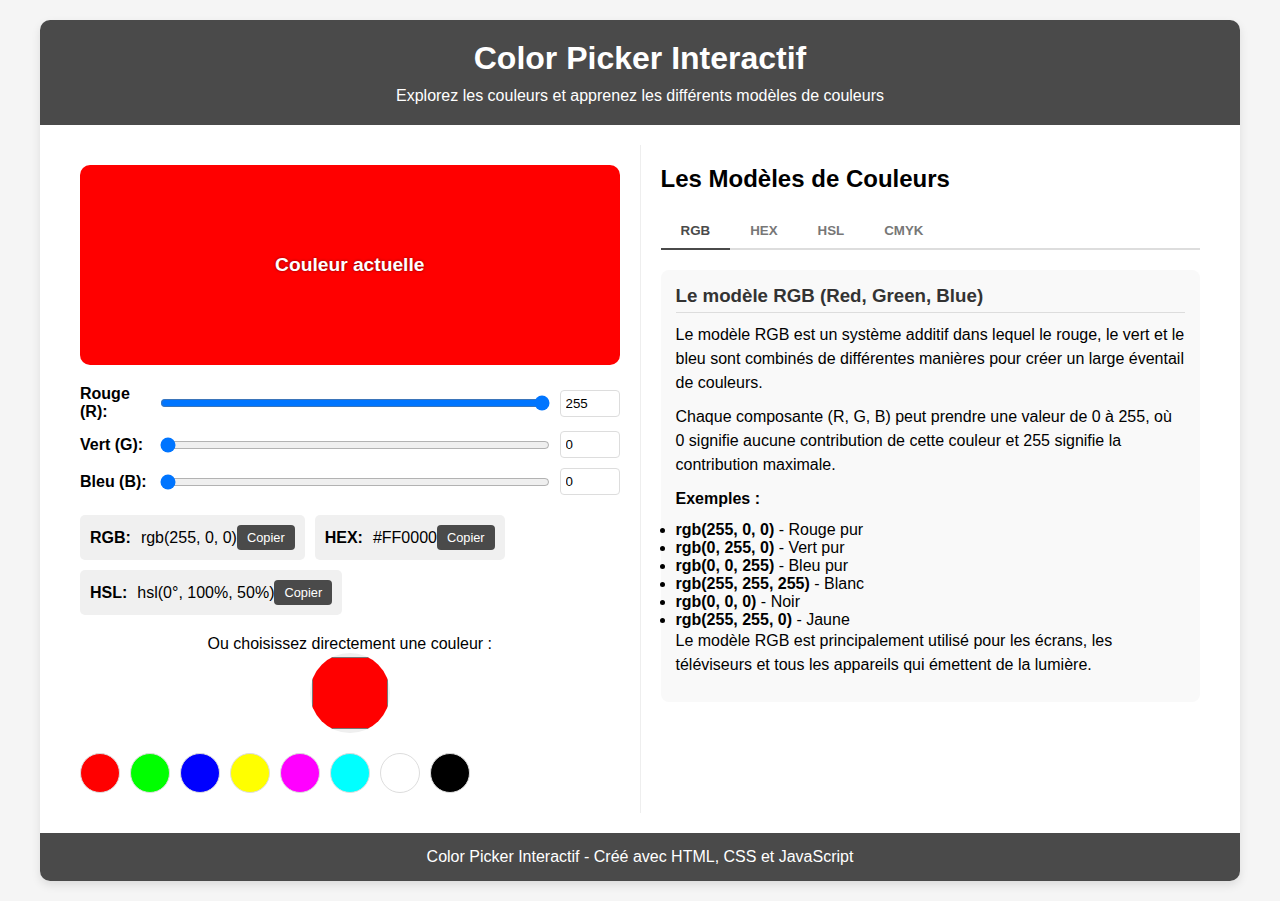
<file: index.html>
<!DOCTYPE html>
<html lang="fr">
<head>
    <meta charset="UTF-8">
    <meta name="viewport" content="width=device-width, initial-scale=1.0">
    <title>Color Picker Interactif Version GitHub</title>
    <style>
        * {
            margin: 0;
            padding: 0;
            box-sizing: border-box;
            font-family: 'Segoe UI', Tahoma, Geneva, Verdana, sans-serif;
        }
        
        body {
            min-height: 100vh;
            background-color: #f5f5f5;
            padding: 20px;
        }
        
        .container {
            max-width: 1200px;
            margin: 0 auto;
            background-color: white;
            border-radius: 10px;
            box-shadow: 0 4px 10px rgba(0, 0, 0, 0.1);
            overflow: hidden;
        }
        
        header {
            background-color: #4a4a4a;
            color: white;
            padding: 20px;
            text-align: center;
        }
        
        h1 {
            margin-bottom: 10px;
        }
        
        .main-content {
            display: flex;
            flex-direction: column;
            padding: 20px;
        }
        
        @media (min-width: 768px) {
            .main-content {
                flex-direction: row;
            }
        }
        
        .color-picker-section {
            flex: 1;
            padding: 20px;
            border-right: 1px solid #eee;
        }
        
        .color-info-section {
            flex: 1;
            padding: 20px;
        }
        
        .color-display {
            width: 100%;
            height: 200px;
            border-radius: 10px;
            margin-bottom: 20px;
            display: flex;
            justify-content: center;
            align-items: center;
            color: white;
            font-weight: bold;
            font-size: 1.2rem;
            text-shadow: 0 0 3px rgba(0, 0, 0, 0.5);
            transition: background-color 0.3s;
        }
        
        .color-input-container {
            margin-bottom: 20px;
        }
        
        .color-input-row {
            display: flex;
            align-items: center;
            margin-bottom: 10px;
        }
        
        .color-input-row label {
            width: 80px;
            font-weight: bold;
        }
        
        .color-input-row input[type="range"] {
            flex: 1;
            margin-right: 10px;
        }
        
        .color-input-row input[type="number"] {
            width: 60px;
            padding: 5px;
            border: 1px solid #ddd;
            border-radius: 4px;
        }
        
        .color-values {
            display: flex;
            flex-wrap: wrap;
            gap: 10px;
            margin-bottom: 20px;
        }
        
        .color-value {
            background-color: #f0f0f0;
            padding: 10px;
            border-radius: 5px;
            display: flex;
            align-items: center;
        }
        
        .color-value-text {
            font-weight: bold;
            margin-right: 10px;
        }
        
        .copy-btn {
            background-color: #4a4a4a;
            color: white;
            border: none;
            border-radius: 4px;
            padding: 5px 10px;
            cursor: pointer;
            font-size: 0.8rem;
            transition: background-color 0.2s;
        }
        
        .copy-btn:hover {
            background-color: #333;
        }
        
        .color-picker-direct {
            margin-top: 20px;
            text-align: center;
        }
        
        .color-picker-direct input[type="color"] {
            width: 80px;
            height: 80px;
            border: none;
            border-radius: 50%;
            cursor: pointer;
        }
        
        .model-section {
            margin-bottom: 30px;
            padding: 15px;
            border-radius: 8px;
            background-color: #f9f9f9;
        }
        
        .model-section h3 {
            margin-bottom: 10px;
            color: #333;
            border-bottom: 1px solid #ddd;
            padding-bottom: 5px;
        }
        
        .model-section p {
            margin-bottom: 10px;
            line-height: 1.5;
        }
        
        .predefined-colors {
            display: flex;
            flex-wrap: wrap;
            gap: 10px;
            margin-top: 20px;
        }
        
        .predefined-color {
            width: 40px;
            height: 40px;
            border-radius: 50%;
            cursor: pointer;
            border: 1px solid #ddd;
            transition: transform 0.2s;
        }
        
        .predefined-color:hover {
            transform: scale(1.1);
        }
        
        .tab-container {
            margin-top: 20px;
        }
        
        .tab-buttons {
            display: flex;
            border-bottom: 2px solid #ddd;
        }
        
        .tab-button {
            padding: 10px 20px;
            background: none;
            border: none;
            cursor: pointer;
            font-weight: bold;
            color: #777;
        }
        
        .tab-button.active {
            color: #4a4a4a;
            border-bottom: 2px solid #4a4a4a;
            margin-bottom: -2px;
        }
        
        .tab-content {
            padding: 20px 0;
        }
        
        .tab-pane {
            display: none;
        }
        
        .tab-pane.active {
            display: block;
        }
        
        footer {
            background-color: #4a4a4a;
            color: white;
            text-align: center;
            padding: 15px;
        }
    </style>
</head>
<body>
    <div class="container">
        <header>
            <h1>Color Picker Interactif</h1>
            <p>Explorez les couleurs et apprenez les différents modèles de couleurs</p>
        </header>
        
        <div class="main-content">
            <div class="color-picker-section">
                <div class="color-display" id="colorDisplay">
                    Couleur actuelle
                </div>
                
                <div class="color-input-container">
                    <div class="color-input-row">
                        <label for="redRange">Rouge (R):</label>
                        <input type="range" id="redRange" min="0" max="255" value="255">
                        <input type="number" id="redValue" min="0" max="255" value="255">
                    </div>
                    
                    <div class="color-input-row">
                        <label for="greenRange">Vert (G):</label>
                        <input type="range" id="greenRange" min="0" max="255" value="0">
                        <input type="number" id="greenValue" min="0" max="255" value="0">
                    </div>
                    
                    <div class="color-input-row">
                        <label for="blueRange">Bleu (B):</label>
                        <input type="range" id="blueRange" min="0" max="255" value="0">
                        <input type="number" id="blueValue" min="0" max="255" value="0">
                    </div>
                </div>
                
                <div class="color-values">
                    <div class="color-value">
                        <span class="color-value-text">RGB:</span>
                        <span id="rgbValue">rgb(255, 0, 0)</span>
                        <button class="copy-btn" data-value="rgb">Copier</button>
                    </div>
                    
                    <div class="color-value">
                        <span class="color-value-text">HEX:</span>
                        <span id="hexValue">#FF0000</span>
                        <button class="copy-btn" data-value="hex">Copier</button>
                    </div>
                    
                    <div class="color-value">
                        <span class="color-value-text">HSL:</span>
                        <span id="hslValue">hsl(0, 100%, 50%)</span>
                        <button class="copy-btn" data-value="hsl">Copier</button>
                    </div>
                </div>
                
                <div class="color-picker-direct">
                    <p>Ou choisissez directement une couleur :</p>
                    <input type="color" id="colorPicker" value="#ff0000">
                </div>
                
                <div class="predefined-colors">
                    <div class="predefined-color" style="background-color: #ff0000;" data-color="#ff0000" title="Rouge"></div>
                    <div class="predefined-color" style="background-color: #00ff00;" data-color="#00ff00" title="Vert"></div>
                    <div class="predefined-color" style="background-color: #0000ff;" data-color="#0000ff" title="Bleu"></div>
                    <div class="predefined-color" style="background-color: #ffff00;" data-color="#ffff00" title="Jaune"></div>
                    <div class="predefined-color" style="background-color: #ff00ff;" data-color="#ff00ff" title="Magenta"></div>
                    <div class="predefined-color" style="background-color: #00ffff;" data-color="#00ffff" title="Cyan"></div>
                    <div class="predefined-color" style="background-color: #ffffff;" data-color="#ffffff" title="Blanc"></div>
                    <div class="predefined-color" style="background-color: #000000;" data-color="#000000" title="Noir"></div>
                </div>
            </div>
            
            <div class="color-info-section">
                <h2>Les Modèles de Couleurs</h2>
                
                <div class="tab-container">
                    <div class="tab-buttons">
                        <button class="tab-button active" data-tab="rgb">RGB</button>
                        <button class="tab-button" data-tab="hex">HEX</button>
                        <button class="tab-button" data-tab="hsl">HSL</button>
                        <button class="tab-button" data-tab="cmyk">CMYK</button>
                    </div>
                    
                    <div class="tab-content">
                        <div class="tab-pane active" id="rgb-tab">
                            <div class="model-section">
                                <h3>Le modèle RGB (Red, Green, Blue)</h3>
                                <p>Le modèle RGB est un système additif dans lequel le rouge, le vert et le bleu sont combinés de différentes manières pour créer un large éventail de couleurs.</p>
                                <p>Chaque composante (R, G, B) peut prendre une valeur de 0 à 255, où 0 signifie aucune contribution de cette couleur et 255 signifie la contribution maximale.</p>
                                <p><strong>Exemples :</strong></p>
                                <ul>
                                    <li><strong>rgb(255, 0, 0)</strong> - Rouge pur</li>
                                    <li><strong>rgb(0, 255, 0)</strong> - Vert pur</li>
                                    <li><strong>rgb(0, 0, 255)</strong> - Bleu pur</li>
                                    <li><strong>rgb(255, 255, 255)</strong> - Blanc</li>
                                    <li><strong>rgb(0, 0, 0)</strong> - Noir</li>
                                    <li><strong>rgb(255, 255, 0)</strong> - Jaune</li>
                                </ul>
                                <p>Le modèle RGB est principalement utilisé pour les écrans, les téléviseurs et tous les appareils qui émettent de la lumière.</p>
                            </div>
                        </div>
                        
                        <div class="tab-pane" id="hex-tab">
                            <div class="model-section">
                                <h3>Le modèle HEX (Hexadécimal)</h3>
                                <p>Le modèle HEX est une représentation des couleurs RGB en notation hexadécimale (base 16).</p>
                                <p>Un code couleur HEX commence par un dièse (#) suivi de 6 chiffres hexadécimaux, où :</p>
                                <ul>
                                    <li>Les deux premiers chiffres représentent le rouge (00-FF)</li>
                                    <li>Les deux chiffres du milieu représentent le vert (00-FF)</li>
                                    <li>Les deux derniers chiffres représentent le bleu (00-FF)</li>
                                </ul>
                                <p><strong>Exemples :</strong></p>
                                <ul>
                                    <li><strong>#FF0000</strong> - Rouge pur (255, 0, 0 en RGB)</li>
                                    <li><strong>#00FF00</strong> - Vert pur (0, 255, 0 en RGB)</li>
                                    <li><strong>#0000FF</strong> - Bleu pur (0, 0, 255 en RGB)</li>
                                    <li><strong>#FFFFFF</strong> - Blanc (255, 255, 255 en RGB)</li>
                                    <li><strong>#000000</strong> - Noir (0, 0, 0 en RGB)</li>
                                </ul>
                                <p>Le code HEX est largement utilisé en développement web (CSS, HTML) pour spécifier les couleurs.</p>
                            </div>
                        </div>
                        
                        <div class="tab-pane" id="hsl-tab">
                            <div class="model-section">
                                <h3>Le modèle HSL (Hue, Saturation, Lightness)</h3>
                                <p>Le modèle HSL est une représentation plus intuitive des couleurs, basée sur :</p>
                                <ul>
                                    <li><strong>Teinte (Hue)</strong> : la couleur pure, exprimée en degrés de 0° à 360° sur le cercle chromatique (0° ou 360° = rouge, 120° = vert, 240° = bleu)</li>
                                    <li><strong>Saturation</strong> : l'intensité ou pureté de la couleur, exprimée en pourcentage (0% = gris, 100% = couleur pure)</li>
                                    <li><strong>Luminosité (Lightness)</strong> : la luminosité de la couleur, exprimée en pourcentage (0% = noir, 100% = blanc, 50% = couleur normale)</li>
                                </ul>
                                <p><strong>Exemples :</strong></p>
                                <ul>
                                    <li><strong>hsl(0, 100%, 50%)</strong> - Rouge</li>
                                    <li><strong>hsl(120, 100%, 50%)</strong> - Vert</li>
                                    <li><strong>hsl(240, 100%, 50%)</strong> - Bleu</li>
                                    <li><strong>hsl(0, 0%, 100%)</strong> - Blanc</li>
                                    <li><strong>hsl(0, 0%, 0%)</strong> - Noir</li>
                                </ul>
                                <p>Le modèle HSL est particulièrement utile lorsqu'on souhaite ajuster facilement la luminosité ou la saturation d'une couleur sans changer sa teinte.</p>
                            </div>
                        </div>
                        
                        <div class="tab-pane" id="cmyk-tab">
                            <div class="model-section">
                                <h3>Le modèle CMYK (Cyan, Magenta, Yellow, Key/Black)</h3>
                                <p>Le modèle CMYK est un système soustractif utilisé principalement pour l'impression.</p>
                                <p>Contrairement au RGB qui ajoute de la lumière, le CMYK fonctionne en absorbant (soustrayant) la lumière :</p>
                                <ul>
                                    <li><strong>Cyan (C)</strong> : absorbe la couleur rouge</li>
                                    <li><strong>Magenta (M)</strong> : absorbe la couleur verte</li>
                                    <li><strong>Jaune (Y)</strong> : absorbe la couleur bleue</li>
                                    <li><strong>Noir (K)</strong> : utilisé pour améliorer la profondeur des ombres et économiser de l'encre</li>
                                </ul>
                                <p>Chaque composante est exprimée en pourcentage de 0% à 100%.</p>
                                <p><strong>Exemples :</strong></p>
                                <ul>
                                    <li><strong>cmyk(0%, 100%, 100%, 0%)</strong> - Rouge</li>
                                    <li><strong>cmyk(100%, 0%, 100%, 0%)</strong> - Vert</li>
                                    <li><strong>cmyk(100%, 100%, 0%, 0%)</strong> - Bleu</li>
                                    <li><strong>cmyk(0%, 0%, 0%, 0%)</strong> - Blanc (pas d'encre)</li>
                                    <li><strong>cmyk(0%, 0%, 0%, 100%)</strong> - Noir</li>
                                </ul>
                                <p>Le CMYK est principalement utilisé dans l'industrie de l'impression pour les magazines, affiches, brochures, etc.</p>
                            </div>
                        </div>
                    </div>
                </div>
            </div>
        </div>
        
        <footer>
            <p>Color Picker Interactif - Créé avec HTML, CSS et JavaScript</p>
        </footer>
    </div>
    
    <script>
        // Éléments du DOM
        const colorDisplay = document.getElementById('colorDisplay');
        const redRange = document.getElementById('redRange');
        const greenRange = document.getElementById('greenRange');
        const blueRange = document.getElementById('blueRange');
        const redValue = document.getElementById('redValue');
        const greenValue = document.getElementById('greenValue');
        const blueValue = document.getElementById('blueValue');
        const rgbValue = document.getElementById('rgbValue');
        const hexValue = document.getElementById('hexValue');
        const hslValue = document.getElementById('hslValue');
        const colorPicker = document.getElementById('colorPicker');
        const copyButtons = document.querySelectorAll('.copy-btn');
        const predefinedColors = document.querySelectorAll('.predefined-color');
        const tabButtons = document.querySelectorAll('.tab-button');
        
        // Fonction pour mettre à jour l'affichage des couleurs
        function updateColor() {
            const r = parseInt(redRange.value);
            const g = parseInt(greenRange.value);
            const b = parseInt(blueRange.value);
            
            // Mettre à jour l'affichage de la couleur
            const rgbColor = `rgb(${r}, ${g}, ${b})`;
            colorDisplay.style.backgroundColor = rgbColor;
            
            // Calculer la luminosité pour déterminer la couleur du texte
            const brightness = (r * 299 + g * 587 + b * 114) / 1000;
            colorDisplay.style.color = brightness > 128 ? 'black' : 'white';
            
            // Mettre à jour les valeurs textuelles
            rgbValue.textContent = rgbColor;
            
            // Calculer et mettre à jour la valeur HEX
            const hexColor = `#${r.toString(16).padStart(2, '0')}${g.toString(16).padStart(2, '0')}${b.toString(16).padStart(2, '0')}`.toUpperCase();
            hexValue.textContent = hexColor;
            colorPicker.value = hexColor;
            
            // Calculer et mettre à jour la valeur HSL
            const hsl = rgbToHsl(r, g, b);
            hslValue.textContent = `hsl(${Math.round(hsl.h)}°, ${Math.round(hsl.s)}%, ${Math.round(hsl.l)}%)`;
        }
        
        // Fonction pour convertir RGB en HSL
        function rgbToHsl(r, g, b) {
            r /= 255;
            g /= 255;
            b /= 255;
            
            const max = Math.max(r, g, b);
            const min = Math.min(r, g, b);
            let h, s, l = (max + min) / 2;
            
            if (max === min) {
                h = s = 0; // achromatic
            } else {
                const d = max - min;
                s = l > 0.5 ? d / (2 - max - min) : d / (max + min);
                
                switch (max) {
                    case r: h = (g - b) / d + (g < b ? 6 : 0); break;
                    case g: h = (b - r) / d + 2; break;
                    case b: h = (r - g) / d + 4; break;
                }
                
                h /= 6;
            }
            
            return {
                h: h * 360,
                s: s * 100,
                l: l * 100
            };
        }
        
        // Fonction pour convertir HEX en RGB
        function hexToRgb(hex) {
            // Enlever le # si présent
            hex = hex.replace(/^#/, '');
            
            // Analyser les composantes
            const bigint = parseInt(hex, 16);
            const r = (bigint >> 16) & 255;
            const g = (bigint >> 8) & 255;
            const b = bigint & 255;
            
            return { r, g, b };
        }
        
        // Événements pour les sliders
        redRange.addEventListener('input', function() {
            redValue.value = this.value;
            updateColor();
        });
        
        greenRange.addEventListener('input', function() {
            greenValue.value = this.value;
            updateColor();
        });
        
        blueRange.addEventListener('input', function() {
            blueValue.value = this.value;
            updateColor();
        });
        
        // Événements pour les inputs numériques
        redValue.addEventListener('input', function() {
            if (this.value > 255) this.value = 255;
            if (this.value < 0) this.value = 0;
            redRange.value = this.value;
            updateColor();
        });
        
        greenValue.addEventListener('input', function() {
            if (this.value > 255) this.value = 255;
            if (this.value < 0) this.value = 0;
            greenRange.value = this.value;
            updateColor();
        });
        
        blueValue.addEventListener('input', function() {
            if (this.value > 255) this.value = 255;
            if (this.value < 0) this.value = 0;
            blueRange.value = this.value;
            updateColor();
        });
        
        // Événement pour le color picker direct
        colorPicker.addEventListener('input', function() {
            const rgb = hexToRgb(this.value);
            
            redRange.value = rgb.r;
            greenRange.value = rgb.g;
            blueRange.value = rgb.b;
            
            redValue.value = rgb.r;
            greenValue.value = rgb.g;
            blueValue.value = rgb.b;
            
            updateColor();
        });
        
        // Événements pour les boutons de copie
        copyButtons.forEach(button => {
            button.addEventListener('click', function() {
                const type = this.getAttribute('data-value');
                let textToCopy;
                
                switch (type) {
                    case 'rgb':
                        textToCopy = rgbValue.textContent;
                        break;
                    case 'hex':
                        textToCopy = hexValue.textContent;
                        break;
                    case 'hsl':
                        textToCopy = hslValue.textContent;
                        break;
                    default:
                        textToCopy = '';
                }
                
                // Copier dans le presse-papiers
                navigator.clipboard.writeText(textToCopy).then(() => {
                    // Afficher un retour visuel
                    const originalText = this.textContent;
                    this.textContent = 'Copié!';
                    setTimeout(() => {
                        this.textContent = originalText;
                    }, 1500);
                });
            });
        });
        
        // Événements pour les couleurs prédéfinies
        predefinedColors.forEach(color => {
            color.addEventListener('click', function() {
                const hexColor = this.getAttribute('data-color');
                colorPicker.value = hexColor;
                
                // Déclencher l'événement input pour mettre à jour les valeurs
                const event = new Event('input');
                colorPicker.dispatchEvent(event);
            });
        });
        
        // Gestionnaire d'onglets
        tabButtons.forEach(button => {
            button.addEventListener('click', function() {
                // Désactiver tous les onglets
                tabButtons.forEach(btn => btn.classList.remove('active'));
                const tabPanes = document.querySelectorAll('.tab-pane');
                tabPanes.forEach(pane => pane.classList.remove('active'));
                
                // Activer l'onglet cliqué
                this.classList.add('active');
                const tabId = this.getAttribute('data-tab');
                document.getElementById(`${tabId}-tab`).classList.add('active');
            });
        });
        
        // Initialiser l'affichage
        updateColor();
    </script>
</body>
</html>
</file>
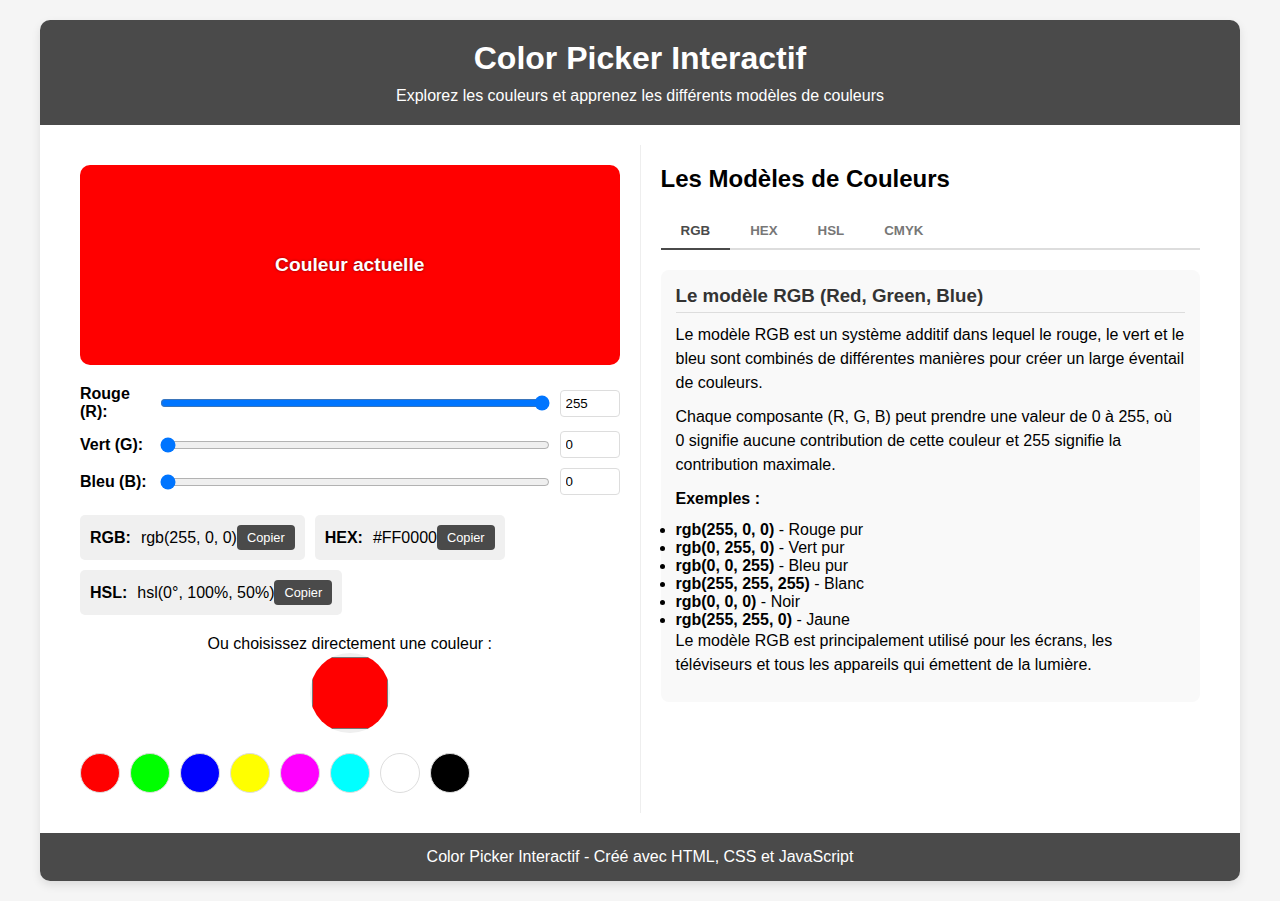
<file: RGB.html>
<!DOCTYPE html>
<html lang="fr">
<head>
    <meta charset="UTF-8">
    <meta name="viewport" content="width=device-width, initial-scale=1.0">
    <title>Color Picker Interactif</title>
    <style>
        * {
            margin: 0;
            padding: 0;
            box-sizing: border-box;
            font-family: 'Segoe UI', Tahoma, Geneva, Verdana, sans-serif;
        }
        
        body {
            min-height: 100vh;
            background-color: #f5f5f5;
            padding: 20px;
        }
        
        .container {
            max-width: 1200px;
            margin: 0 auto;
            background-color: white;
            border-radius: 10px;
            box-shadow: 0 4px 10px rgba(0, 0, 0, 0.1);
            overflow: hidden;
        }
        
        header {
            background-color: #4a4a4a;
            color: white;
            padding: 20px;
            text-align: center;
        }
        
        h1 {
            margin-bottom: 10px;
        }
        
        .main-content {
            display: flex;
            flex-direction: column;
            padding: 20px;
        }
        
        @media (min-width: 768px) {
            .main-content {
                flex-direction: row;
            }
        }
        
        .color-picker-section {
            flex: 1;
            padding: 20px;
            border-right: 1px solid #eee;
        }
        
        .color-info-section {
            flex: 1;
            padding: 20px;
        }
        
        .color-display {
            width: 100%;
            height: 200px;
            border-radius: 10px;
            margin-bottom: 20px;
            display: flex;
            justify-content: center;
            align-items: center;
            color: white;
            font-weight: bold;
            font-size: 1.2rem;
            text-shadow: 0 0 3px rgba(0, 0, 0, 0.5);
            transition: background-color 0.3s;
        }
        
        .color-input-container {
            margin-bottom: 20px;
        }
        
        .color-input-row {
            display: flex;
            align-items: center;
            margin-bottom: 10px;
        }
        
        .color-input-row label {
            width: 80px;
            font-weight: bold;
        }
        
        .color-input-row input[type="range"] {
            flex: 1;
            margin-right: 10px;
        }
        
        .color-input-row input[type="number"] {
            width: 60px;
            padding: 5px;
            border: 1px solid #ddd;
            border-radius: 4px;
        }
        
        .color-values {
            display: flex;
            flex-wrap: wrap;
            gap: 10px;
            margin-bottom: 20px;
        }
        
        .color-value {
            background-color: #f0f0f0;
            padding: 10px;
            border-radius: 5px;
            display: flex;
            align-items: center;
        }
        
        .color-value-text {
            font-weight: bold;
            margin-right: 10px;
        }
        
        .copy-btn {
            background-color: #4a4a4a;
            color: white;
            border: none;
            border-radius: 4px;
            padding: 5px 10px;
            cursor: pointer;
            font-size: 0.8rem;
            transition: background-color 0.2s;
        }
        
        .copy-btn:hover {
            background-color: #333;
        }
        
        .color-picker-direct {
            margin-top: 20px;
            text-align: center;
        }
        
        .color-picker-direct input[type="color"] {
            width: 80px;
            height: 80px;
            border: none;
            border-radius: 50%;
            cursor: pointer;
        }
        
        .model-section {
            margin-bottom: 30px;
            padding: 15px;
            border-radius: 8px;
            background-color: #f9f9f9;
        }
        
        .model-section h3 {
            margin-bottom: 10px;
            color: #333;
            border-bottom: 1px solid #ddd;
            padding-bottom: 5px;
        }
        
        .model-section p {
            margin-bottom: 10px;
            line-height: 1.5;
        }
        
        .predefined-colors {
            display: flex;
            flex-wrap: wrap;
            gap: 10px;
            margin-top: 20px;
        }
        
        .predefined-color {
            width: 40px;
            height: 40px;
            border-radius: 50%;
            cursor: pointer;
            border: 1px solid #ddd;
            transition: transform 0.2s;
        }
        
        .predefined-color:hover {
            transform: scale(1.1);
        }
        
        .tab-container {
            margin-top: 20px;
        }
        
        .tab-buttons {
            display: flex;
            border-bottom: 2px solid #ddd;
        }
        
        .tab-button {
            padding: 10px 20px;
            background: none;
            border: none;
            cursor: pointer;
            font-weight: bold;
            color: #777;
        }
        
        .tab-button.active {
            color: #4a4a4a;
            border-bottom: 2px solid #4a4a4a;
            margin-bottom: -2px;
        }
        
        .tab-content {
            padding: 20px 0;
        }
        
        .tab-pane {
            display: none;
        }
        
        .tab-pane.active {
            display: block;
        }
        
        footer {
            background-color: #4a4a4a;
            color: white;
            text-align: center;
            padding: 15px;
        }
    </style>
</head>
<body>
    <div class="container">
        <header>
            <h1>Color Picker Interactif</h1>
            <p>Explorez les couleurs et apprenez les différents modèles de couleurs</p>
        </header>
        
        <div class="main-content">
            <div class="color-picker-section">
                <div class="color-display" id="colorDisplay">
                    Couleur actuelle
                </div>
                
                <div class="color-input-container">
                    <div class="color-input-row">
                        <label for="redRange">Rouge (R):</label>
                        <input type="range" id="redRange" min="0" max="255" value="255">
                        <input type="number" id="redValue" min="0" max="255" value="255">
                    </div>
                    
                    <div class="color-input-row">
                        <label for="greenRange">Vert (G):</label>
                        <input type="range" id="greenRange" min="0" max="255" value="0">
                        <input type="number" id="greenValue" min="0" max="255" value="0">
                    </div>
                    
                    <div class="color-input-row">
                        <label for="blueRange">Bleu (B):</label>
                        <input type="range" id="blueRange" min="0" max="255" value="0">
                        <input type="number" id="blueValue" min="0" max="255" value="0">
                    </div>
                </div>
                
                <div class="color-values">
                    <div class="color-value">
                        <span class="color-value-text">RGB:</span>
                        <span id="rgbValue">rgb(255, 0, 0)</span>
                        <button class="copy-btn" data-value="rgb">Copier</button>
                    </div>
                    
                    <div class="color-value">
                        <span class="color-value-text">HEX:</span>
                        <span id="hexValue">#FF0000</span>
                        <button class="copy-btn" data-value="hex">Copier</button>
                    </div>
                    
                    <div class="color-value">
                        <span class="color-value-text">HSL:</span>
                        <span id="hslValue">hsl(0, 100%, 50%)</span>
                        <button class="copy-btn" data-value="hsl">Copier</button>
                    </div>
                </div>
                
                <div class="color-picker-direct">
                    <p>Ou choisissez directement une couleur :</p>
                    <input type="color" id="colorPicker" value="#ff0000">
                </div>
                
                <div class="predefined-colors">
                    <div class="predefined-color" style="background-color: #ff0000;" data-color="#ff0000" title="Rouge"></div>
                    <div class="predefined-color" style="background-color: #00ff00;" data-color="#00ff00" title="Vert"></div>
                    <div class="predefined-color" style="background-color: #0000ff;" data-color="#0000ff" title="Bleu"></div>
                    <div class="predefined-color" style="background-color: #ffff00;" data-color="#ffff00" title="Jaune"></div>
                    <div class="predefined-color" style="background-color: #ff00ff;" data-color="#ff00ff" title="Magenta"></div>
                    <div class="predefined-color" style="background-color: #00ffff;" data-color="#00ffff" title="Cyan"></div>
                    <div class="predefined-color" style="background-color: #ffffff;" data-color="#ffffff" title="Blanc"></div>
                    <div class="predefined-color" style="background-color: #000000;" data-color="#000000" title="Noir"></div>
                </div>
            </div>
            
            <div class="color-info-section">
                <h2>Les Modèles de Couleurs</h2>
                
                <div class="tab-container">
                    <div class="tab-buttons">
                        <button class="tab-button active" data-tab="rgb">RGB</button>
                        <button class="tab-button" data-tab="hex">HEX</button>
                        <button class="tab-button" data-tab="hsl">HSL</button>
                        <button class="tab-button" data-tab="cmyk">CMYK</button>
                    </div>
                    
                    <div class="tab-content">
                        <div class="tab-pane active" id="rgb-tab">
                            <div class="model-section">
                                <h3>Le modèle RGB (Red, Green, Blue)</h3>
                                <p>Le modèle RGB est un système additif dans lequel le rouge, le vert et le bleu sont combinés de différentes manières pour créer un large éventail de couleurs.</p>
                                <p>Chaque composante (R, G, B) peut prendre une valeur de 0 à 255, où 0 signifie aucune contribution de cette couleur et 255 signifie la contribution maximale.</p>
                                <p><strong>Exemples :</strong></p>
                                <ul>
                                    <li><strong>rgb(255, 0, 0)</strong> - Rouge pur</li>
                                    <li><strong>rgb(0, 255, 0)</strong> - Vert pur</li>
                                    <li><strong>rgb(0, 0, 255)</strong> - Bleu pur</li>
                                    <li><strong>rgb(255, 255, 255)</strong> - Blanc</li>
                                    <li><strong>rgb(0, 0, 0)</strong> - Noir</li>
                                    <li><strong>rgb(255, 255, 0)</strong> - Jaune</li>
                                </ul>
                                <p>Le modèle RGB est principalement utilisé pour les écrans, les téléviseurs et tous les appareils qui émettent de la lumière.</p>
                            </div>
                        </div>
                        
                        <div class="tab-pane" id="hex-tab">
                            <div class="model-section">
                                <h3>Le modèle HEX (Hexadécimal)</h3>
                                <p>Le modèle HEX est une représentation des couleurs RGB en notation hexadécimale (base 16).</p>
                                <p>Un code couleur HEX commence par un dièse (#) suivi de 6 chiffres hexadécimaux, où :</p>
                                <ul>
                                    <li>Les deux premiers chiffres représentent le rouge (00-FF)</li>
                                    <li>Les deux chiffres du milieu représentent le vert (00-FF)</li>
                                    <li>Les deux derniers chiffres représentent le bleu (00-FF)</li>
                                </ul>
                                <p><strong>Exemples :</strong></p>
                                <ul>
                                    <li><strong>#FF0000</strong> - Rouge pur (255, 0, 0 en RGB)</li>
                                    <li><strong>#00FF00</strong> - Vert pur (0, 255, 0 en RGB)</li>
                                    <li><strong>#0000FF</strong> - Bleu pur (0, 0, 255 en RGB)</li>
                                    <li><strong>#FFFFFF</strong> - Blanc (255, 255, 255 en RGB)</li>
                                    <li><strong>#000000</strong> - Noir (0, 0, 0 en RGB)</li>
                                </ul>
                                <p>Le code HEX est largement utilisé en développement web (CSS, HTML) pour spécifier les couleurs.</p>
                            </div>
                        </div>
                        
                        <div class="tab-pane" id="hsl-tab">
                            <div class="model-section">
                                <h3>Le modèle HSL (Hue, Saturation, Lightness)</h3>
                                <p>Le modèle HSL est une représentation plus intuitive des couleurs, basée sur :</p>
                                <ul>
                                    <li><strong>Teinte (Hue)</strong> : la couleur pure, exprimée en degrés de 0° à 360° sur le cercle chromatique (0° ou 360° = rouge, 120° = vert, 240° = bleu)</li>
                                    <li><strong>Saturation</strong> : l'intensité ou pureté de la couleur, exprimée en pourcentage (0% = gris, 100% = couleur pure)</li>
                                    <li><strong>Luminosité (Lightness)</strong> : la luminosité de la couleur, exprimée en pourcentage (0% = noir, 100% = blanc, 50% = couleur normale)</li>
                                </ul>
                                <p><strong>Exemples :</strong></p>
                                <ul>
                                    <li><strong>hsl(0, 100%, 50%)</strong> - Rouge</li>
                                    <li><strong>hsl(120, 100%, 50%)</strong> - Vert</li>
                                    <li><strong>hsl(240, 100%, 50%)</strong> - Bleu</li>
                                    <li><strong>hsl(0, 0%, 100%)</strong> - Blanc</li>
                                    <li><strong>hsl(0, 0%, 0%)</strong> - Noir</li>
                                </ul>
                                <p>Le modèle HSL est particulièrement utile lorsqu'on souhaite ajuster facilement la luminosité ou la saturation d'une couleur sans changer sa teinte.</p>
                            </div>
                        </div>
                        
                        <div class="tab-pane" id="cmyk-tab">
                            <div class="model-section">
                                <h3>Le modèle CMYK (Cyan, Magenta, Yellow, Key/Black)</h3>
                                <p>Le modèle CMYK est un système soustractif utilisé principalement pour l'impression.</p>
                                <p>Contrairement au RGB qui ajoute de la lumière, le CMYK fonctionne en absorbant (soustrayant) la lumière :</p>
                                <ul>
                                    <li><strong>Cyan (C)</strong> : absorbe la couleur rouge</li>
                                    <li><strong>Magenta (M)</strong> : absorbe la couleur verte</li>
                                    <li><strong>Jaune (Y)</strong> : absorbe la couleur bleue</li>
                                    <li><strong>Noir (K)</strong> : utilisé pour améliorer la profondeur des ombres et économiser de l'encre</li>
                                </ul>
                                <p>Chaque composante est exprimée en pourcentage de 0% à 100%.</p>
                                <p><strong>Exemples :</strong></p>
                                <ul>
                                    <li><strong>cmyk(0%, 100%, 100%, 0%)</strong> - Rouge</li>
                                    <li><strong>cmyk(100%, 0%, 100%, 0%)</strong> - Vert</li>
                                    <li><strong>cmyk(100%, 100%, 0%, 0%)</strong> - Bleu</li>
                                    <li><strong>cmyk(0%, 0%, 0%, 0%)</strong> - Blanc (pas d'encre)</li>
                                    <li><strong>cmyk(0%, 0%, 0%, 100%)</strong> - Noir</li>
                                </ul>
                                <p>Le CMYK est principalement utilisé dans l'industrie de l'impression pour les magazines, affiches, brochures, etc.</p>
                            </div>
                        </div>
                    </div>
                </div>
            </div>
        </div>
        
        <footer>
            <p>Color Picker Interactif - Créé avec HTML, CSS et JavaScript</p>
        </footer>
    </div>
    
    <script>
        // Éléments du DOM
        const colorDisplay = document.getElementById('colorDisplay');
        const redRange = document.getElementById('redRange');
        const greenRange = document.getElementById('greenRange');
        const blueRange = document.getElementById('blueRange');
        const redValue = document.getElementById('redValue');
        const greenValue = document.getElementById('greenValue');
        const blueValue = document.getElementById('blueValue');
        const rgbValue = document.getElementById('rgbValue');
        const hexValue = document.getElementById('hexValue');
        const hslValue = document.getElementById('hslValue');
        const colorPicker = document.getElementById('colorPicker');
        const copyButtons = document.querySelectorAll('.copy-btn');
        const predefinedColors = document.querySelectorAll('.predefined-color');
        const tabButtons = document.querySelectorAll('.tab-button');
        
        // Fonction pour mettre à jour l'affichage des couleurs
        function updateColor() {
            const r = parseInt(redRange.value);
            const g = parseInt(greenRange.value);
            const b = parseInt(blueRange.value);
            
            // Mettre à jour l'affichage de la couleur
            const rgbColor = `rgb(${r}, ${g}, ${b})`;
            colorDisplay.style.backgroundColor = rgbColor;
            
            // Calculer la luminosité pour déterminer la couleur du texte
            const brightness = (r * 299 + g * 587 + b * 114) / 1000;
            colorDisplay.style.color = brightness > 128 ? 'black' : 'white';
            
            // Mettre à jour les valeurs textuelles
            rgbValue.textContent = rgbColor;
            
            // Calculer et mettre à jour la valeur HEX
            const hexColor = `#${r.toString(16).padStart(2, '0')}${g.toString(16).padStart(2, '0')}${b.toString(16).padStart(2, '0')}`.toUpperCase();
            hexValue.textContent = hexColor;
            colorPicker.value = hexColor;
            
            // Calculer et mettre à jour la valeur HSL
            const hsl = rgbToHsl(r, g, b);
            hslValue.textContent = `hsl(${Math.round(hsl.h)}°, ${Math.round(hsl.s)}%, ${Math.round(hsl.l)}%)`;
        }
        
        // Fonction pour convertir RGB en HSL
        function rgbToHsl(r, g, b) {
            r /= 255;
            g /= 255;
            b /= 255;
            
            const max = Math.max(r, g, b);
            const min = Math.min(r, g, b);
            let h, s, l = (max + min) / 2;
            
            if (max === min) {
                h = s = 0; // achromatic
            } else {
                const d = max - min;
                s = l > 0.5 ? d / (2 - max - min) : d / (max + min);
                
                switch (max) {
                    case r: h = (g - b) / d + (g < b ? 6 : 0); break;
                    case g: h = (b - r) / d + 2; break;
                    case b: h = (r - g) / d + 4; break;
                }
                
                h /= 6;
            }
            
            return {
                h: h * 360,
                s: s * 100,
                l: l * 100
            };
        }
        
        // Fonction pour convertir HEX en RGB
        function hexToRgb(hex) {
            // Enlever le # si présent
            hex = hex.replace(/^#/, '');
            
            // Analyser les composantes
            const bigint = parseInt(hex, 16);
            const r = (bigint >> 16) & 255;
            const g = (bigint >> 8) & 255;
            const b = bigint & 255;
            
            return { r, g, b };
        }
        
        // Événements pour les sliders
        redRange.addEventListener('input', function() {
            redValue.value = this.value;
            updateColor();
        });
        
        greenRange.addEventListener('input', function() {
            greenValue.value = this.value;
            updateColor();
        });
        
        blueRange.addEventListener('input', function() {
            blueValue.value = this.value;
            updateColor();
        });
        
        // Événements pour les inputs numériques
        redValue.addEventListener('input', function() {
            if (this.value > 255) this.value = 255;
            if (this.value < 0) this.value = 0;
            redRange.value = this.value;
            updateColor();
        });
        
        greenValue.addEventListener('input', function() {
            if (this.value > 255) this.value = 255;
            if (this.value < 0) this.value = 0;
            greenRange.value = this.value;
            updateColor();
        });
        
        blueValue.addEventListener('input', function() {
            if (this.value > 255) this.value = 255;
            if (this.value < 0) this.value = 0;
            blueRange.value = this.value;
            updateColor();
        });
        
        // Événement pour le color picker direct
        colorPicker.addEventListener('input', function() {
            const rgb = hexToRgb(this.value);
            
            redRange.value = rgb.r;
            greenRange.value = rgb.g;
            blueRange.value = rgb.b;
            
            redValue.value = rgb.r;
            greenValue.value = rgb.g;
            blueValue.value = rgb.b;
            
            updateColor();
        });
        
        // Événements pour les boutons de copie
        copyButtons.forEach(button => {
            button.addEventListener('click', function() {
                const type = this.getAttribute('data-value');
                let textToCopy;
                
                switch (type) {
                    case 'rgb':
                        textToCopy = rgbValue.textContent;
                        break;
                    case 'hex':
                        textToCopy = hexValue.textContent;
                        break;
                    case 'hsl':
                        textToCopy = hslValue.textContent;
                        break;
                    default:
                        textToCopy = '';
                }
                
                // Copier dans le presse-papiers
                navigator.clipboard.writeText(textToCopy).then(() => {
                    // Afficher un retour visuel
                    const originalText = this.textContent;
                    this.textContent = 'Copié!';
                    setTimeout(() => {
                        this.textContent = originalText;
                    }, 1500);
                });
            });
        });
        
        // Événements pour les couleurs prédéfinies
        predefinedColors.forEach(color => {
            color.addEventListener('click', function() {
                const hexColor = this.getAttribute('data-color');
                colorPicker.value = hexColor;
                
                // Déclencher l'événement input pour mettre à jour les valeurs
                const event = new Event('input');
                colorPicker.dispatchEvent(event);
            });
        });
        
        // Gestionnaire d'onglets
        tabButtons.forEach(button => {
            button.addEventListener('click', function() {
                // Désactiver tous les onglets
                tabButtons.forEach(btn => btn.classList.remove('active'));
                const tabPanes = document.querySelectorAll('.tab-pane');
                tabPanes.forEach(pane => pane.classList.remove('active'));
                
                // Activer l'onglet cliqué
                this.classList.add('active');
                const tabId = this.getAttribute('data-tab');
                document.getElementById(`${tabId}-tab`).classList.add('active');
            });
        });
        
        // Initialiser l'affichage
        updateColor();
    </script>
</body>
</html>
</file>
